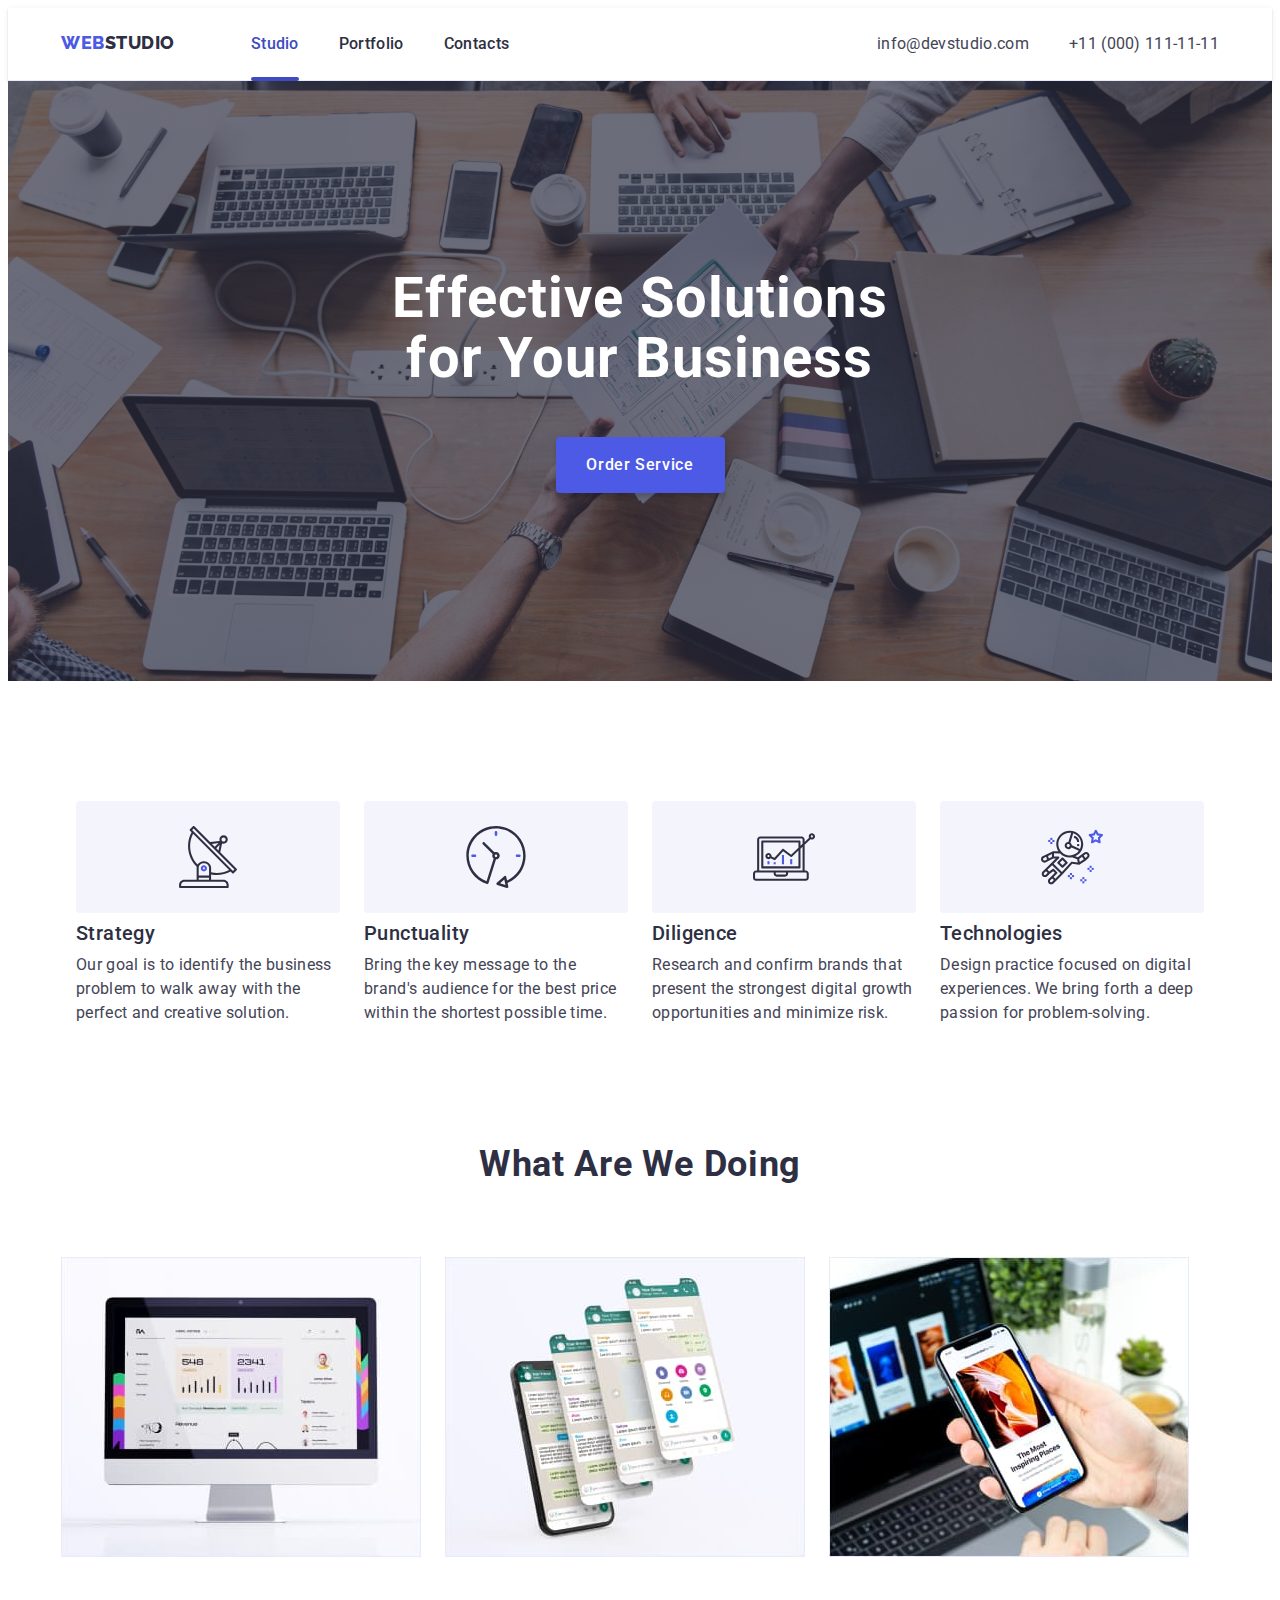
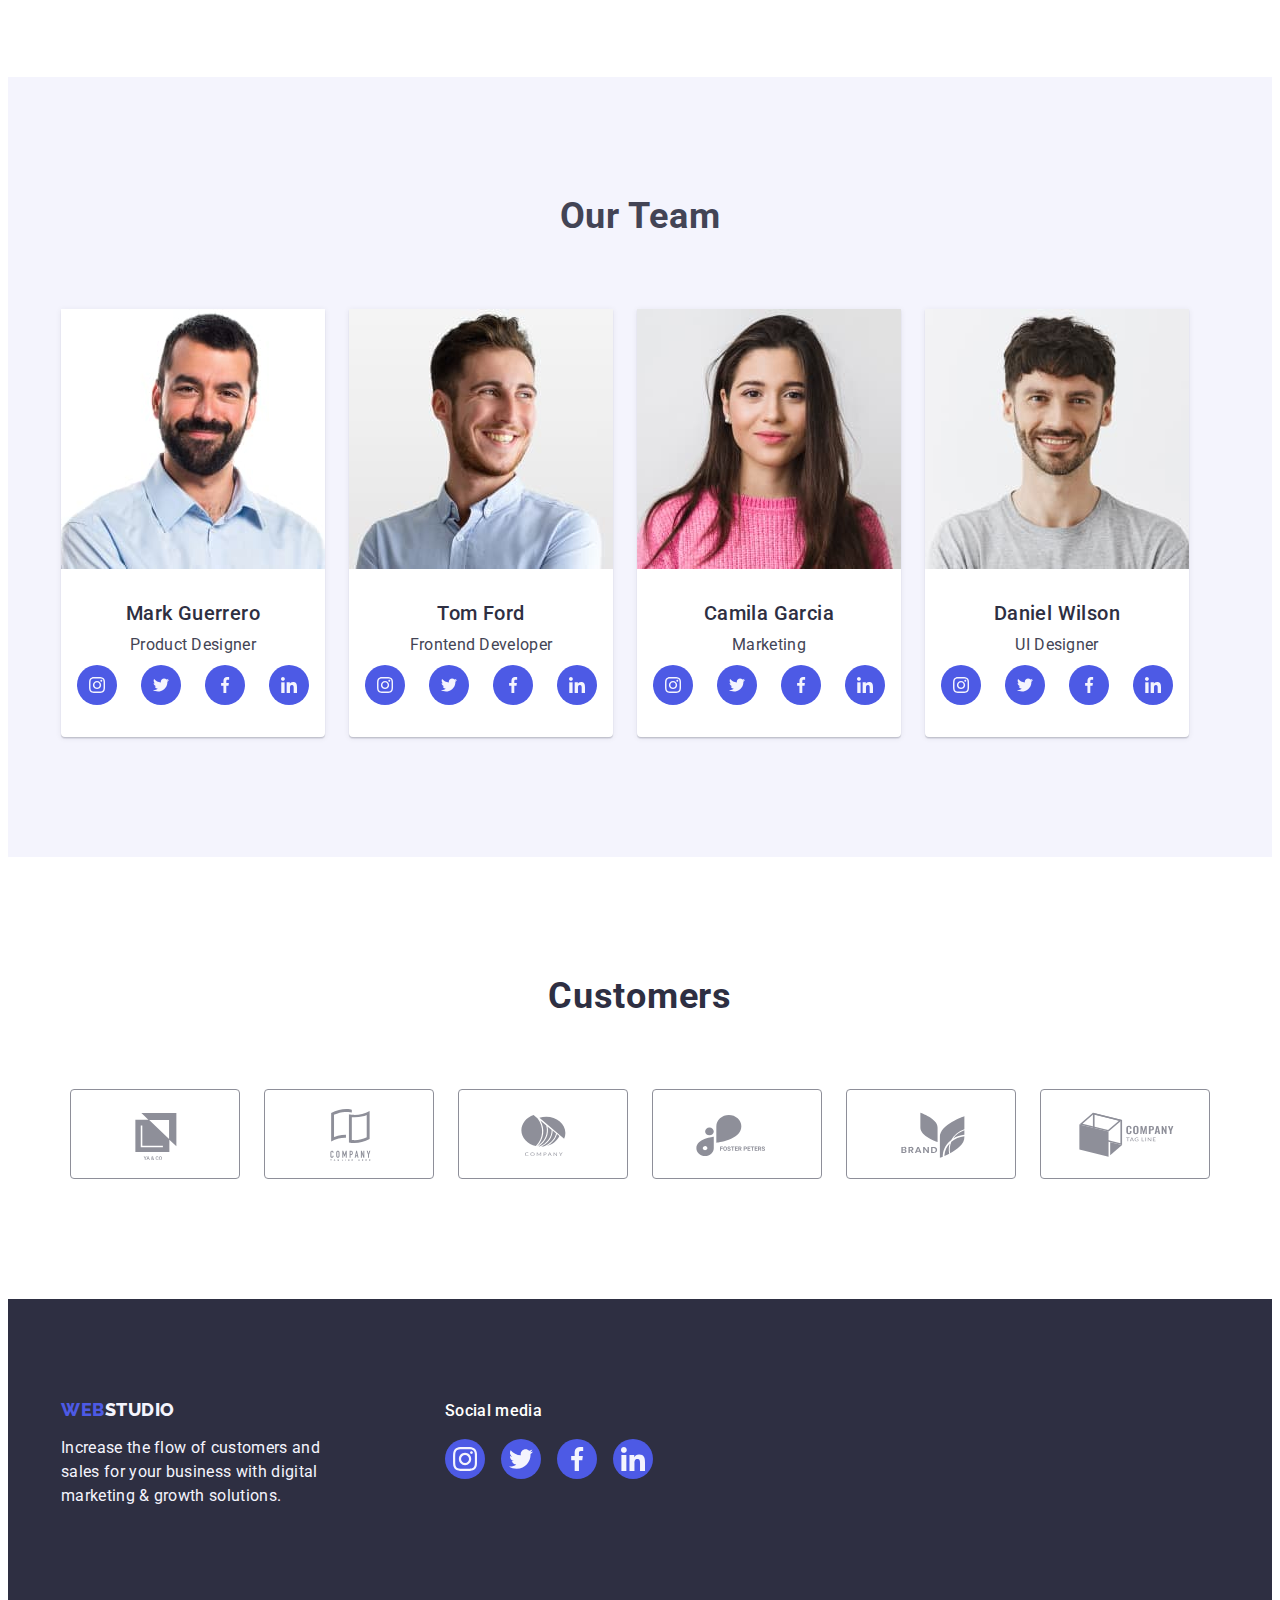
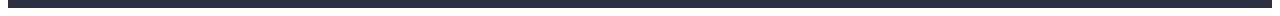
<file: index.html>
<!DOCTYPE html>
<html lang="en">
<head>
    <meta charset="UTF-8">
    <meta http-equiv="X-UA-Compatible" content="IE=edge">
    <meta name="viewport" content="width=device-width, initial-scale=1.0">
    <title>WebStudio</title>
    <link rel="preconnect" href="https://fonts.googleapis.com">
    <link rel="preconnect" href="https://fonts.gstatic.com" crossorigin>
    <link href="https://fonts.googleapis.com/css2?family=Raleway:wght@800&family=Roboto:wght@400;500;700;900&display=swap" rel="stylesheet">
    <link rel="stylesheet" href="https://cdnjs.cloudflare.com/ajax/libs/modern-normalize/1.1.0/modern-normalize.min.css"
        integrity="sha512-wpPYUAdjBVSE4KJnH1VR1HeZfpl1ub8YT/NKx4PuQ5NmX2tKuGu6U/JRp5y+Y8XG2tV+wKQpNHVUX03MfMFn9Q=="
        crossorigin="anonymous" referrerpolicy="no-referrer">   
    <link rel="stylesheet" href="./css/styles.css">
</head>
<body>
    <header class="header">
        <div class="conteiner header-conteiner">
            <nav class="navigation">                
                <a class="logo-text list" href="./index.html">
                    Web<span class="span-logo">Studio</span>
                </a>                
                <ul class="header-nav list">
                    <li><a href="./index.html" class="header-link current link">Studio</a></li>
                    <li><a href="./portfolio.html" class="header-link link">Portfolio</a></li>
                    <li><a href="" class="header-link link">Contacts</a></li>
                </ul>
            </nav>
            <address class="adress">
                <ul class="adress-list list">
                    <li><a class="mail adress-link link" href="mailto:info@devstudio.com">info@devstudio.com</a></li>
                    <li><a class="tel adress-link link" href="tel:+110001111111">+11 (000) 111-11-11</a></li>
                </ul>
            </address>
        </div>
    </header>
    <main class="main">       
        <section class="hero link list">
            <div class="conteiner">
                    <h1 class="hero-title list">Effective Solutions for Your Business</h1>                              
                    <button data-modal-open type="button" class="hero-button">Order Service</button>                    
                </div>
        </section>
        <section class="section-two">
            <div class="conteiner">
                <h2 class="hidden">Our advantages</h2>
                <ul class="section-two-text list">
                    <li class="two-section">
                        <div class="two-section-icon">
                            <svg class="two-section-cvg">
                                <use href="./images/icons.svg#icon-antenna"></use>
                            </svg>
                        </div>
                            <h3 class="section-title list link">Strategy</h3>
                            <p class="section-text list link">Our goal is to identify the business
                            problem to walk away with the perfect and creative solution.</p>
                        
                    </li>
                        <li class="two-section">
                            <div class="two-section-icon">
                                <svg class="two-section-cvg">
                                    <use href="./images/icons.svg#icon-clock"></use>
                                </svg>
                            </div>
                            <h3 class="section-title list link">Punctuality</h3>
                            <p class="section-text list link">Bring the key message to the brand's audience for the best price within the shortest possible time.</p>
                        </li>
                        <li class="two-section">
                            <div class="two-section-icon">
                                <svg class="two-section-cvg">
                                    <use href="./images/icons.svg#icon-diagram"></use>
                                </svg>
                            </div>
                            <h3 class="section-title list link">Diligence</h3>
                            <p class="section-text list link">Research and confirm brands that present the strongest digital growth opportunities and minimize risk.</p>
                        </li>
                        <li class="two-section">
                            <div class="two-section-icon">
                                <svg class="two-section-cvg">
                                    <use href="./images/icons.svg#icon-astronaut"></use>
                                </svg>
                            </div>
                            <h3 class="section-title list link">Technologies</h3>
                            <p class="section-text list link">Design practice focused on digital experiences. We bring forth a deep passion for problem-solving.</p>
                        </li>
                    </ul>
            </div>
        </section>       
        <section class="section-three">
                <div class="conteiner">
                    <h2 class="three-title-section list link">What are we doing</h2>
                    <ul class="section-three-img list link">
                        <li class="img-section-three list link">
                            <img src="./images/img.jpg" alt="planchet" width="360" height="300">
                        </li>
                        <li class="img-section-three list link">
                            <img src="./images/img2.jpg" alt="phone" width="360" height="300">
                        </li>
                        <li class="img-section-three list link">
                            <img src="./images/img3.jpg" alt="phone and book" width="360" height="300">
                        </li>
                    </ul> 
                </div>
        </section> 
        <section class="section-four">
                <div class="conteiner pading-team">
                    <h2 class="four-title-section list link">Our Team</h2>
                    <ul class="section-four-li list link">
                        <li class="list-section">
                        <img src="./images/foto1.jpg" alt="foto1" width="264" height="260">
                        <div class="list-section-items">
                            <h3 class="section-title-team">Mark Guerrero</h3>
                            <p class="section-text-team">Product Designer</p>
                            <ul class="list-section-soc list">
                                <li class="soc-section">
                                    <a href="https://www.instagram.com/" class="soc-link link" target="_blank" rel="noreferrer noopener">
                                        <svg class="soc-section-icon" width="16" height="16">
                                            <use href="images/icons.svg#icon-instagram"></use>
                                        </svg></a>
                                </li>
                                <li class="soc-section">
                                    <a href="https://twitter.com/" class="soc-link link" target="_blank" rel="noreferrer noopener">
                                        <svg class="soc-section-icon" width="16" height="16">
                                            <use href="images/icons.svg#icon-twitter"></use>
                                        </svg></a>
                                </li>
                                <li class="soc-section">
                                    <a href="https://www.facebook.com/" class="soc-link link" target="_blank" rel="noreferrer noopener">
                                        <svg class="soc-section-icon" width="16" height="16">
                                            <use href="images/icons.svg#icon-facebook"></use>
                                        </svg></a>
                                </li>
                                <li class="soc-section">
                                    <a href="https://www.linkedin.com/" class="soc-link link" target="_blank" rel="noreferrer noopener">
                                        <svg class="soc-section-icon" width="16" height="16">
                                            <use href="images/icons.svg#icon-linkedin"></use>
                                        </svg></a>
                                </li>
                            </ul>                        
                        </div>
                    </li>
                    <li class="list-section">
                            <img src="./images/foto2.jpg" alt="foto2" width="264" height="260">
                        <div class="list-section-items">
                                <h3 class="section-title-team">Tom Ford</h3>
                                <p class="section-text-team">Frontend Developer</p>
                                <ul class="list-section-soc list">
                                <li class="soc-section">
                                    <a href="https://www.instagram.com/" class="soc-link link" target="_blank" rel="noreferrer noopener">
                                        <svg class="soc-section-icon" width="16" height="16">
                                            <use href="images/icons.svg#icon-instagram"></use>
                                        </svg></a>
                                </li>
                                <li class="soc-section">
                                    <a href="https://twitter.com/" class="soc-link link" target="_blank" rel="noreferrer noopener">
                                        <svg class="soc-section-icon" width="16" height="16">
                                            <use href="images/icons.svg#icon-twitter"></use>
                                        </svg></a>
                                </li>
                                <li class="soc-section">
                                    <a href="https://www.facebook.com/" class="soc-link link" target="_blank" rel="noreferrer noopener">
                                        <svg class="soc-section-icon" width="16" height="16">
                                            <use href="images/icons.svg#icon-facebook"></use>
                                        </svg></a>
                                </li>
                                <li class="soc-section">
                                    <a href="https://www.linkedin.com/" class="soc-link link" target="_blank" rel="noreferrer noopener">
                                        <svg class="soc-section-icon" width="16" height="16">
                                            <use href="images/icons.svg#icon-linkedin"></use>
                                        </svg></a>
                                </li>
                            </ul>
                        </div>
                    </li>
                    <li class="list-section">
                        <img src="./images/foto3.jpg" alt="foto3" width="264" height="260">
                        <div class="list-section-items">
                                <h3 class="section-title-team">Camila Garcia</h3>
                                <p class="section-text-team">Marketing</p>
                                <ul class="list-section-soc list">
                                <li class="soc-section">
                                    <a href="https://www.instagram.com/" class="soc-link link" target="_blank" rel="noreferrer noopener">
                                        <svg class="soc-section-icon" width="16" height="16">
                                            <use href="images/icons.svg#icon-instagram"></use>
                                        </svg></a>
                                </li>                    
                                <li class="soc-section">
                                    <a href="https://twitter.com/" class="soc-link link" target="_blank" rel="noreferrer noopener">
                                        <svg class="soc-section-icon" width="16" height="16">
                                            <use href="images/icons.svg#icon-twitter"></use>
                                        </svg></a>
                                </li>
                                <li class="soc-section">
                                    <a href="https://www.facebook.com/" class="soc-link link" target="_blank" rel="noreferrer noopener">
                                        <svg class="soc-section-icon" width="16" height="16">
                                            <use href="images/icons.svg#icon-facebook"></use>
                                        </svg></a>
                                </li>
                                <li class="soc-section">
                                    <a href="https://www.linkedin.com/" class="soc-link link" target="_blank" rel="noreferrer noopener">
                                        <svg class="soc-section-icon" width="16" height="16">
                                            <use href="images/icons.svg#icon-linkedin"></use>
                                        </svg></a>
                                </li>
                            </ul>
                         </div>
                     </li>
                    <li class="list-section">
                        <img src="./images/foto4.jpg" alt="foto4" width="264" height="260">
                        <div class="list-section-items">
                                <h3 class="section-title-team">Daniel Wilson</h3>
                                <p class="section-text-team">UI Designer</p>
                                <ul class="list-section-soc list">
                                <li class="soc-section">
                                    <a href="https://www.instagram.com/" class="soc-link link" target="_blank" rel="noreferrer noopener">
                                        <svg class="soc-section-icon" width="16" height="16">
                                            <use href="images/icons.svg#icon-instagram"></use>
                                        </svg></a>
                                </li>
                                <li class="soc-section">
                                    <a href="https://twitter.com/" class="soc-link link" target="_blank" rel="noreferrer noopener">
                                        <svg class="soc-section-icon" width="16" height="16">
                                            <use href="images/icons.svg#icon-twitter"></use>
                                        </svg></a>
                                </li>
                                <li class="soc-section">
                                    <a href="https://www.facebook.com/" class="soc-link link" target="_blank" rel="noreferrer noopener">
                                        <svg class="soc-section-icon" width="16" height="16">
                                            <use href="images/icons.svg#icon-facebook"></use>
                                        </svg></a>
                                </li>
                                <li class="soc-section">
                                    <a href="https://www.linkedin.com/" class="soc-link link" target="_blank" rel="noreferrer noopener">
                                        <svg class="soc-section-icon" width="16" height="16">
                                            <use href="images/icons.svg#icon-linkedin"></use>
                                        </svg></a>
                                </li>
                            </ul>
                        </div>
                    </li>
                </ul> 
            </div>
        </section>
        <section class="section-five">
            <div class="conteiner">
                <h2 class="customers">Customers</h2>
                <ul class="customers-ul list link">
                    <li class="customers-li">
                        <a class="customers-svg" href="">
                            <svg class="customers-logo"width="104" height="56">
                                <use href="images/icons1.svg#icon-logo"></use>
                            </svg>
                        </a>
                    </li>
                    <li class="customers-li">
                        <a class="customers-svg" href="">
                            <svg class="customers-logo"width="104" height="56">
                                <use href="images/icons1.svg#icon-logo1"></use>
                            </svg>
                        </a>
                    </li>
                    <li class="customers-li">
                        <a class="customers-svg" href="">
                            <svg class="customers-logo"width="104" height="56">
                                <use href="images/icons1.svg#icon-logo2"></use>
                            </svg>
                        </a>
                    </li>
                    <li class="customers-li">
                        <a class="customers-svg" href="">
                            <svg class="customers-logo"width="104" height="56">
                                <use href="images/icons1.svg#icon-logo3"></use>
                            </svg>
                        </a>
                    </li>
                    <li class="customers-li">
                        <a class="customers-svg" href="">
                            <svg class="customers-logo"width="104" height="56">
                                <use href="images/icons1.svg#icon-logo4"></use>
                            </svg>
                        </a>
                    </li>
                    <li class="customers-li">
                        <a class="customers-svg" href="">
                            <svg class="customers-logo"width="104" height="56">
                                <use href="images/icons1.svg#icon-logo5"></use>
                            </svg>
                        </a>
                    </li>
                </ul>
            </div>
        </section>
    </main>
    <footer class="footer-studio">
        <div class="conteiner footer-txt-hero">
            <div>
                <a class="logo-text-footer" href="./index.html">
                        Web<span class="span-logo-footer">Studio</span>
                </a>
                <p class="footer-text">Increase the flow of customers and sales for your business with digital marketing & growth solutions.</p>
            </div>
            
            <div class="div-soc">
                <p class="social-text">Social media</p>
                <ul class="soc-footer list">                               
                    <li class="soc-li">
                        <a href="https://www.instagram.com/" class="footer-link link" target="_blank" rel="noreferrer noopener">
                            <svg width="24" height="24">
                                <use href="./images/icons1.svg#icon-footer1"></use>
                            </svg>
                        </a>
                    </li>
                    <li class="soc-li">
                        <a href="https://twitter.com/" class="footer-link link" target="_blank" rel="noreferrer noopener">
                            <svg width="24" height="24">
                                <use href="./images/icons1.svg#icon-footer2"></use>
                            </svg>
                        </a>
                    </li>
                    <li class="soc-li">
                        <a href="https://www.facebook.com/" class="footer-link link" target="_blank" rel="noreferrer noopener">
                            <svg width="24" height="24">
                                <use href="./images/icons1.svg#icon-footer3"></use>
                            </svg>
                        </a>
                    </li>
                    <li class="soc-li">
                        <a href="https://www.linkedin.com/" class="footer-link link" target="_blank" rel="noreferrer noopener">
                            <svg width="24" height="24">
                                <use href="./images/icons1.svg#icon-footer4"></use>
                            </svg>
                        </a>
                    </li>
                </ul>
            </div>
        </div>
    </footer>
    <div class="backdrop is-hidden" data-modal>
        <div class="modal">
            <button class="button-modal" data-modal-close type="button">
                <svg class="svg-modal" width="8" height="8">
                    <use href="./images/close.svg#icon-close"></use>
                </svg>
            </button>
        </div>
    </div>
    <script src="./js/modal.js"></script>
 </body>
 </html>
</file>
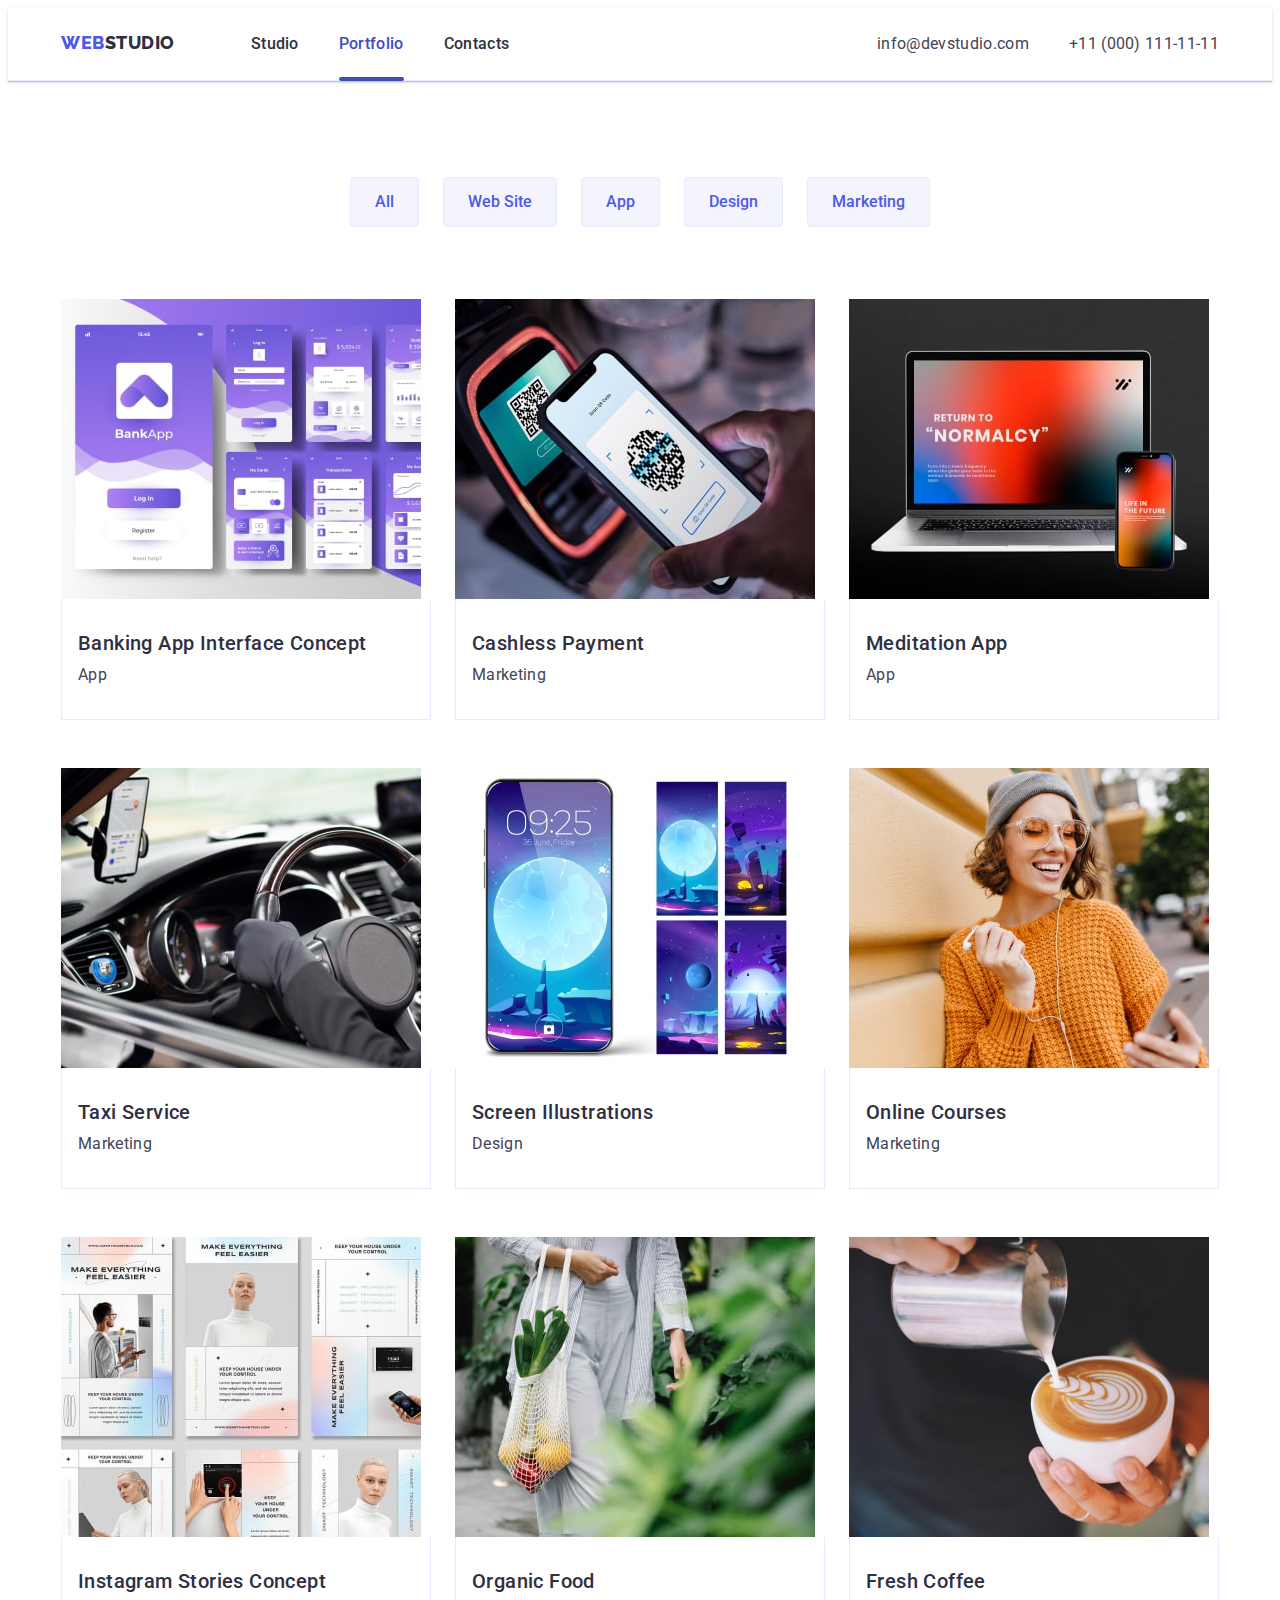
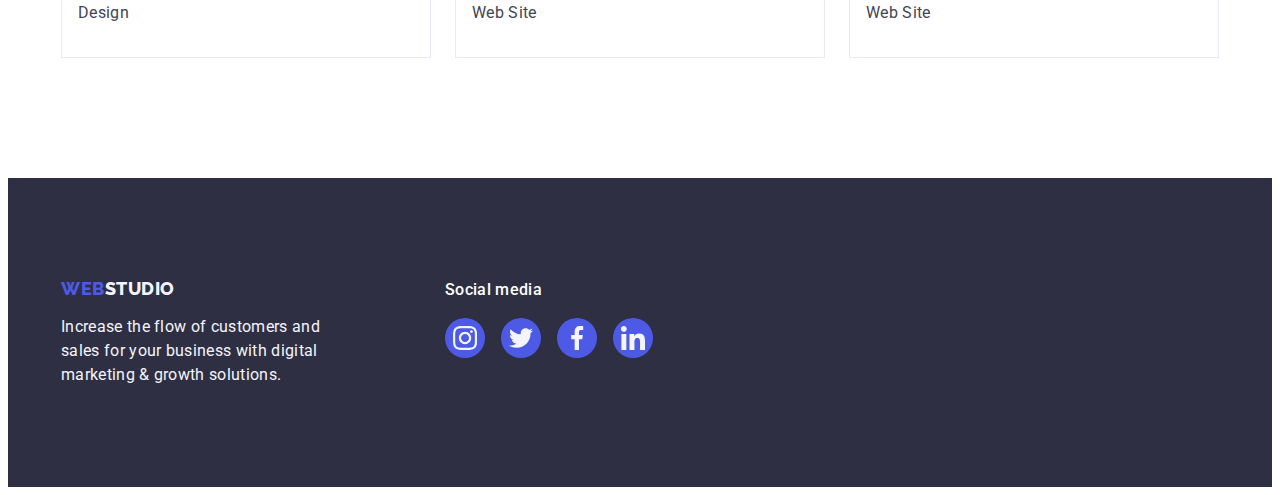
<file: portfolio.html>
<!DOCTYPE html>
<html lang="en">
<head>
    <meta charset="UTF-8">
    <meta http-equiv="X-UA-Compatible" content="IE=edge">
    <meta name="viewport" content="width=device-width, initial-scale=1.0">
    <title>WebStudio</title>
    <link rel="preconnect" href="https://fonts.googleapis.com">
    <link rel="preconnect" href="https://fonts.gstatic.com" crossorigin>
    <link
        href="https://fonts.googleapis.com/css2?family=Raleway:wght@800&family=Roboto:wght@400;500;700;900&display=swap"
        rel="stylesheet">
    <link rel="stylesheet" href="https://cdnjs.cloudflare.com/ajax/libs/modern-normalize/1.1.0/modern-normalize.min.css"
        integrity="sha512-wpPYUAdjBVSE4KJnH1VR1HeZfpl1ub8YT/NKx4PuQ5NmX2tKuGu6U/JRp5y+Y8XG2tV+wKQpNHVUX03MfMFn9Q=="
        crossorigin="anonymous" referrerpolicy="no-referrer">
    <link rel="stylesheet" href="./css/styles.css">
</head>
<body class="">
    <header class="header">
        <div class="conteiner header-conteiner">
            <nav class="navigation">
                <a class="logo-text list" href="./index.html">
                    Web<span class="span-logo">Studio</span>
                </a>
                <ul class="header-nav list">
                    <li><a href="./index.html" class="header-link link">Studio</a></li>
                    <li><a href="./portfolio.html" class="header-link current link">Portfolio</a></li>
                    <li><a href="" class="header-link link">Contacts</a></li>
                </ul>
            </nav>
            <address class="adress">
                <ul class="adress-list list">
                    <li><a class="mail adress-link link" href="mailto:info@devstudio.com">info@devstudio.com</a></li>
                    <li><a class="tel adress-link link" href="tel:+110001111111">+11 (000) 111-11-11</a></li>
                </ul>
            </address>
        </div>
    </header>
    <main>
        <section class="list section-portfolio"> 
            <div class="conteiner">
                    <h1 class="hidden">Portfolio</h1>
                <ul class="btn-portfolio list">
                    <li><button type="button" class="nav-button">All</button></li>
                    <li><button type="button" class="nav-button">Web Site</button></li>
                    <li><button type="button" class="nav-button">App</button></li>
                    <li><button type="button" class="nav-button">Design</button></li>
                    <li><button type="button" class="nav-button">Marketing</button></li>        
                </ul>           
                <ul class="ul-portfolio list">                
                    <li class="li-portfolio">
                        <a class="target-portfolio link" href="">
                            <div class="portfolio-wrap">                                                    
                                <img src="./images/imgportfolio1.jpg" alt="img1" width="360" height="300">
                                <p class="before-text">14 Stylish and User-Friendly App Design Concepts · Task Manager App · Calorie Tracker App · Exotic Fruit Ecommerce App ·
                                Cloud Storage App</p>
                            </div>
                            <div class="div-portfolio">
                                <h2 class="portfolio-title">Banking App Interface Concept</h2>
                                <p class="portfolio-text">App</p>
                            </div>                            
                        </a>
                    </li>        
                    <li class="li-portfolio">
                        <a class="target-portfolio link" href="">
                            <div class="portfolio-wrap">
                                <img src="./images/imgportfolio2.jpg" alt="img2" width="360" height="300">
                                <p class="before-text">14 Stylish and User-Friendly App Design Concepts · Task Manager App · Calorie Tracker App ·
                                    Exotic Fruit Ecommerce App ·
                                    Cloud Storage App</p>
                            </div>
                            <div class="div-portfolio">
                                <h2 class="portfolio-title">Cashless Payment</h2>
                                <p class="portfolio-text">Marketing</p>
                            </div>
                        </a>
                    </li>
                    <li class="li-portfolio"> 
                        <a class="target-portfolio link" href="">
                            <div class="portfolio-wrap">
                                <img src="./images/imgportfolio3.jpg" alt="img3" width="360" height="300">
                                <p class="before-text">14 Stylish and User-Friendly App Design Concepts · Task Manager App · Calorie Tracker App · Exotic Fruit Ecommerce App ·
                                Cloud Storage App</p>
                            </div>
                            <div class="div-portfolio">
                                <h2 class="portfolio-title">Meditation App</h2>
                                <p class="portfolio-text">App</p>
                            </div>
                        </a>
                    </li>       
                    <li class="li-portfolio">
                        <a class="target-portfolio link" href="">
                            <div class="portfolio-wrap">
                                <img src="./images/imgportfolio4.jpg" alt="img4" width="360" height="300">
                                <p class="before-text">14 Stylish and User-Friendly App Design Concepts · Task Manager App · Calorie Tracker App · Exotic Fruit Ecommerce App ·
                                Cloud Storage App</p>
                            </div>
                            <div class="div-portfolio">
                                <h2 class="portfolio-title">Taxi Service</h2>
                                <p class="portfolio-text">Marketing</p>
                            </div>
                        </a>
                    </li>
                    <li class="li-portfolio">
                        <a class="target-portfolio link" href="">
                            <div class="portfolio-wrap">
                                <img src="./images/imgportfolio5.jpg" alt="img5" width="360" height="300">
                                <p class="before-text">14 Stylish and User-Friendly App Design Concepts · Task Manager App · Calorie Tracker App · Exotic Fruit Ecommerce App ·
                                Cloud Storage App</p>
                            </div>
                            <div class="div-portfolio">
                                <h2 class="portfolio-title">Screen Illustrations</h2>
                                <p class="portfolio-text">Design</p>
                            </div>
                        </a>
                    </li>
                    <li class="li-portfolio">
                        <a class="target-portfolio link" href="">
                            <div class="portfolio-wrap">
                                <img src="./images/imgportfolio6.jpg" alt="img6" width="360" height="300">
                                <p class="before-text">14 Stylish and User-Friendly App Design Concepts · Task Manager App · Calorie Tracker App · Exotic Fruit Ecommerce App ·
                                Cloud Storage App</p>
                            </div>
                            <div class="div-portfolio">
                                <h2 class="portfolio-title">Online Courses</h2>
                                <p class="portfolio-text">Marketing</p>
                            </div>
                        </a>
                    </li>        
                    <li class="li-portfolio">
                        <a class="target-portfolio link" href="">
                            <div class="portfolio-wrap">
                                <img src="./images/imgportfolio7.jpg" alt="img7" width="360" height="300">
                                <p class="before-text">14 Stylish and User-Friendly App Design Concepts · Task Manager App · Calorie Tracker App · Exotic Fruit Ecommerce App ·
                                Cloud Storage App</p>
                            </div>
                            <div class="div-portfolio">
                                <h2 class="portfolio-title">Instagram Stories Concept</h2>
                                <p class="portfolio-text">Design</p>
                            </div>
                        </a>
                    </li>
                    <li class="li-portfolio">
                        <a class="target-portfolio link" href="">
                            <div class="portfolio-wrap">
                                <img src="./images/imgportfolio8.jpg" alt="img8" width="360" height="300">
                                <p class="before-text">14 Stylish and User-Friendly App Design Concepts · Task Manager App · Calorie Tracker App · Exotic Fruit Ecommerce App ·
                                Cloud Storage App</p>
                            </div>
                            <div class="div-portfolio">
                                <h2 class="portfolio-title">Organic Food</h2>
                                <p class="portfolio-text">Web Site</p>
                            </div>
                        </a>
                    </li>
                    <li class="li-portfolio">
                        <a class="target-portfolio link" href="">
                            <div class="portfolio-wrap">
                                <img src="./images/imgportfolio9.jpg" alt="img9" width="360" height="300">
                                <p class="before-text">14 Stylish and User-Friendly App Design Concepts · Task Manager App · Calorie Tracker App · Exotic Fruit Ecommerce App ·
                                Cloud Storage App</p>
                            </div>
                            <div class="div-portfolio">
                                <h2 class="portfolio-title">Fresh Coffee</h2>
                                <p class="portfolio-text">Web Site</p>
                            </div>
                        </a>
                    </li>
                </ul>
            </div>
        </section>        
    </main>
    <footer class="footer-studio">
        <div class="conteiner footer-txt-hero">
            <div>
                <a class="logo-text-footer" href="./index.html">
                    Web<span class="span-logo-footer">Studio</span>
                </a>
                <p class="footer-text">Increase the flow of customers and sales for your business with digital marketing &
                    growth solutions.</p>
            </div>
    
            <div class="div-soc">
                <p class="social-text">Social media</p>
                <ul class="soc-footer list">
                    <li class="soc-li">
                        <a href="https://www.instagram.com/" class="footer-link link" target="_blank"
                            rel="noreferrer noopener">
                            <svg width="24" height="24">
                                <use href="./images/icons1.svg#icon-footer1"></use>
                            </svg>
                        </a>
                    </li>
                    <li class="soc-li">
                        <a href="https://twitter.com/" class="footer-link link" target="_blank" rel="noreferrer noopener">
                            <svg width="24" height="24">
                                <use href="./images/icons1.svg#icon-footer2"></use>
                            </svg>
                        </a>
                    </li>
                    <li class="soc-li">
                        <a href="https://www.facebook.com/" class="footer-link link" target="_blank"
                            rel="noreferrer noopener">
                            <svg width="24" height="24">
                                <use href="./images/icons1.svg#icon-footer3"></use>
                            </svg>
                        </a>
                    </li>
                    <li class="soc-li">
                        <a href="https://www.linkedin.com/" class="footer-link link" target="_blank"
                            rel="noreferrer noopener">
                            <svg width="24" height="24">
                                <use href="./images/icons1.svg#icon-footer4"></use>
                            </svg>
                        </a>
                    </li>
                </ul>
            </div>
        </div>
    </footer>
</body>
</html>
</file>
<file: css/styles.css>
:root {
    --color-white: #ffffff;
    --color-ocean: #404bbf;
    --color-background: #ffffff;
    --color-iris: #4d5ae5;
    --color-background-btn: #404bbf;
    --color-background-main: #2e2f42;
    --color-main: #434455;
    --color-cloud: #f4f4fd;
    --color-costumers: #8E8F99;
    --color-iconfooter: #31D0AA;
}
body {
    font-family: "Roboto", sans-serif;    
    color: var(--color-main);
    background-color: var(--color-white);
}
.link {
    text-decoration: none;
}
.list {
    list-style: none;
}
p,h1,h2,h3,h4,h5,h6 {
    margin: 0;
    padding: 0px;
}
ul {
    margin: 0;
    padding: 0px;
}
img {
    display: block;    
    max-width: 100%;
    height: auto;
}
input,
button,
textarea,
select {
    font-family: inherit;
}

.conteiner {
    width: 1158px;
    margin: 0 auto;
    padding-left: 15px;
    padding-right: 15px;
}
.hidden {
    position: absolute;
    width: 1px;
    height: 1px;
    margin: -1px;
    border: 0px;
    padding: 0px;
    white-space: nowrap;
    clip-path: inset(100%);
    clip: rect(0 0 0 0);
    overflow: hidden;
}


/*--------------------------HEADER------------------------*/
.span-logo {
    text-decoration: none;
    font-family: 'Raleway', sans-serif ;
    font-style: normal;
    font-weight: 800;
    font-size: 18px;
    line-height: 1.17;        
    letter-spacing: 0.03em;
    text-transform: uppercase;      
    color: var(--color-background-main);        
}
.logo-text {
    text-decoration: none;
    font-family: 'Raleway', sans-serif ;
    font-style: normal;
    font-weight: 800;
    font-size: 18px;
    line-height: 1.17;    
    letter-spacing: 0.03em;
    text-transform: uppercase;    
    color: var(--color-iris); 
    display: block;
}
.header {
    border-bottom: 1px solid #E7E9FC;
    padding: 24px 0px;
    box-shadow: 0px 2px 1px rgba(46, 47, 66, 0.08), 0px 1px 1px rgba(46, 47, 66, 0.16), 0px 1px 6px rgba(46, 47, 66, 0.08);
}
.navigation {
    flex-direction: row;
    display: flex;
}
.header-nav {   
    display: flex;
    gap: 40px;
    margin-left: 76px;
}
.header-conteiner {
    display: flex;
    flex-direction: row;
    align-items: center;
}
.header-link {
    font-style: normal;
    font-weight: 500;
    font-size: 16px;
    line-height: 1.5;       
    letter-spacing: 0.02em;
    color: var(--color-background-main);
    transition-property: color;
    transition-duration: 250ms;
    transition-timing-function: cubic-bezier(0.4, 0, 0.2, 1);
}
.current {
    position: relative;
    color: var(--color-ocean);
}
.current::after {
    content: '';
    position: absolute;
    width: 100%;
    left: 0;
    height: 4px;
    background: var(--color-background-btn);
    bottom: -28px;
    border-radius: 2px;
}
.adress-link {
    font-style: normal;
    font-size: 16px;
    line-height: 1.5;
    letter-spacing: 0.02em;
    color: var(--color-main);
    transition-property: color;
    transition-duration: 250ms;
    transition-timing-function: cubic-bezier(0.4, 0, 0.2, 1);
}
.header-link:hover,
.header-link:focus {
    color: var(--color-ocean);
    
}
.adress-link:focus,
.adress-link:hover {
    color: var(--color-ocean);
}
.adress-list {
    display: flex;
    gap: 40px;
}
.adress {    
    margin-left: auto;
}
.mail{

}
.tel {
}
    

/*---------------------------------Section1-----------------------------*/
.hero {
    background-color: var(--color-background-main);
    background-image:linear-gradient(
    rgba(46, 47, 66, 0.7),
    rgba(46, 47, 66, 0.7)
    ), 
    url(../images/people-office.jpg);
    padding-top: 188px;
    padding-bottom: 188px;
    background-repeat: no-repeat;
    background-position: center;
    background-size: cover;
    max-width: 1440px;
    margin-left: auto;
    margin-right: auto;
}
.hero-title {
    width: 496px;
    height: 120px;
    font-size: 56px;
    line-height: 1.07;
    text-align: center;
    letter-spacing: 0.02em;
    color: var(--color-white);
    margin-left: auto;
    margin-right: auto;
}
.hero-button {
    width: 169px;
    height: 56px;
    background-color: var(--color-iris);
    font-family: "Roboto",sans-serif;
    font-weight: 500;
    font-size: 16px;
    line-height: 1.5;
    letter-spacing: 0.04em;
    color: var(--color-white);
    cursor: pointer;    
    border: 0px;
    margin: 0 auto;
    display: block;
    margin-top: 48px;
    box-shadow: 0px 4px 4px rgba(0, 0, 0, 0.15);
    border-radius: 4px;
    transition-property: background-color;
    transition-duration: 250ms;
    transition-timing-function: cubic-bezier(0.4, 0, 0.2, 1);
}
     
.hero-button:focus,
.hero-button:hover {
    background-color: var(--color-ocean);
}


/*---------------------------------Section2-----------------------------*/
.section-two {
   padding-top: 120px;
   padding-bottom: 120px;    
}
.two-section {
    flex-basis: calc((100%-3*24)/4);
}
.two-section-icon {
    background-color: var(--color-cloud);
    border-radius: 4px;
    height: 112px;
    display: flex;
    justify-content: center;
    align-items: center;
    margin-bottom: 8px;
}
.two-section-cvg {
    width: 62px;
    height: 62px;
}
.section-two-text {
    display: flex;
    gap: 24px;
    justify-content: center;
}
.section-title {
    font-weight: 500;
    font-size: 20px;
    line-height: 1.2;
    letter-spacing: 0.02em;
    color: var(--color-background-main);
    margin-bottom: 8px;
}
.section-text {
    width: 264px;
    font-size: 16px;
    line-height: 1.5;
    letter-spacing: 0.02em;
}
/*---------------------------------Section3-----------------------------*/
.section-three {
    padding-bottom: 120px;
}
.section-three-img {
    display: flex;
    gap: 24px;
}
.three-title-section {
    text-align: center;
    font-size: 36px;
    line-height: 1.11;
    text-align: center;
    letter-spacing: 0.02em;
    text-transform: capitalize;
    color: var(--color-background-main);
    margin-bottom: 72px;    
}
.section-title {
    font-weight: 500;
    font-size: 20px;
    line-height: 1.2;
    letter-spacing: 0.02em;
    color: var(--color-background-main);
}
.img-section-three {
    
}

/*---------------------------------Section4-----------------------------*/
.section-four {
    background-color: var(--color-cloud);
    padding-bottom: 120px; 
    padding-top: 120px;
}
.pading-team {
   
}
.list-section {
    background-color: var(--color-white);
    width: 264px;
    padding-bottom: 32px;
    box-shadow: 0px 1px 6px rgba(46, 47, 66, 0.08), 0px 1px 1px rgba(46, 47, 66, 0.16), 0px 2px 1px rgba(46, 47, 66, 0.08);
    border-radius: 0px 0px 4px 4px;
}
.section-four-li {    
    display: flex;
    gap: 24px;
    margin-top: 72px;
}
.four-title-section {
    font-size: 36px;
    line-height: 1.11;
    text-align: center;
    letter-spacing: 0.02em;
    text-transform: capitalize;
}
.section-title-team {
    font-weight: 500;
    font-size: 20px;
    line-height: 1.2;
    letter-spacing: 0.02em;
    color: var(--color-background-main);
    text-align: center;
    margin-top: 32px;
    margin-bottom: 8px;
}
.section-text-team {
    font-size: 16px;
    line-height: 1.5;
    letter-spacing: 0.02em;
    text-align: center;
    margin-bottom: 8px;
}
.list-section-items {
}
.list-section-soc {
    display: flex;
    justify-content: center;
    gap: 24px;
}
.soc-section {    
    width: 40px;
    height: 40px;
}

.soc-link {
    width: 100%;
    height: 100%;
    border-radius: 50%;
    background: #4d5ae5;
    display: flex;
    justify-content: center;
    align-items: center;
    transition-property: background-color;
    transition-duration: 250ms;
    transition-timing-function: cubic-bezier(0.4, 0, 0.2, 1);
}
.soc-link:hover,
.soc-link:focus {
    background-color: #404bbf;
}

/*---------------------------------Section5-----------------------------*/
.section-five {
    padding-top: 120px;
    padding-bottom: 120px;
}
.customers {
    font-size: 36px;
    line-height: 1.11;
    text-align: center;
    letter-spacing: 0.02em;
    text-transform: capitalize;
    margin-bottom: 72px;
    color: var(--color-background-main);
}
.customers-ul {
    gap: 24px;
    display: flex;
    justify-content: center;
}
.customers-li {
    
}
.customers-logo {
    fill: var(--color-costumers);
    transition: fill 250ms cubic-bezier(0.4, 0, 0.2, 1);
}
.customers-svg {
    border: 1px solid var(--color-costumers);
    border-radius: 4px;
    width: 168px;
    height: 88px;
    display: flex;
    justify-content: center;
    align-items: center;
    transition: border-color 250ms cubic-bezier(0.4, 0, 0.2, 1);
}
.customers-svg:hover,
.customers-svg:focus {
    border-color: var(--color-ocean);
}
.customers-svg:hover> .customers-logo,
.customers-svg:focus> .customers-logo {
    fill: var(--color-ocean); 
}
/*---------------------------------Portfolio-----------------------------*/
.section-portfolio {
    padding-top: 96px;
    padding-bottom: 120px;
}
.btn-portfolio {
    display: flex;
    gap: 24px;
    justify-content: center;
}
.nav-button {
    font-family: 'Roboto', sans-serif;
    font-style: normal;
    font-weight: 500;
    font-size: 16px;
    line-height: 1.5;
    color: var(--color-iris);
    padding: 12px 24px;    
    background: #F4F4FD;
    border: 1px solid #E7E9FC;
    border-radius: 4px;
    cursor: pointer;
    transition: background-color 250ms cubic-bezier(0.4, 0, 0.2, 1),
    color 250ms cubic-bezier(0.4, 0, 0.2, 1),
    border-color 250ms cubic-bezier(0.4, 0, 0.2, 1),
    box-shadow 250ms cubic-bezier(0.4, 0, 0.2, 1);
}
.nav-button:hover,
.nav-button:focus {
    background-color: var(--color-background-btn);
    color: var(--color-white);
    box-shadow: 0px 3px 1px rgba(0, 0, 0, 0.1), 0px 2px 1px rgba(0, 0, 0, 0.08), 0px 2px 2px rgba(0, 0, 0, 0.12);
    border-color: transparent;
}

.ul-portfolio {  
    margin-top: 72px;
    display: flex;
    gap:48px 24px;
    flex-wrap: wrap;
    box-sizing: border-box;    
    background-color: var(--color-white);
}
.target-portfolio { 
    display: block; 
    position: relative;
    transition-property: box-shadow;
    transition-duration: 250ms;
    transition-timing-function: cubic-bezier(0.4, 0, 0.2, 1);
}
.target-portfolio:hover,
.target-portfolio:focus {
    box-shadow: 0px 1px 6px rgba(46, 47, 66, 0.08), 0px 1px 1px rgba(46, 47, 66, 0.16), 0px 2px 1px rgba(46, 47, 66, 0.08);
}
.portfolio-wrap {
    position: relative;
    overflow: hidden;
}
.before-text {
    position: absolute;
    top: 0;
    font-weight: 400;
    font-size: 16px;
    line-height: 1.5;   
    letter-spacing: 0.02em;
    color: var(--color-cloud);
    background-color: var(--color-iris);    
    padding: 40px 32px;
    height: 100%;
    transform: translateY(100%);
    transition-property: transform;
    transition-duration: 250ms;
    transition-timing-function: cubic-bezier(0.4, 0, 0.2, 1);
}
.target-portfolio:hover .before-text,
.target-portfolio:focus .before-text {
    transform: translateY(0%);    
}

.li-portfolio {
    width: calc((100% - 48px) /3);    
}
.div-portfolio {
    padding: 32px 0px 32px 16px;
    border-left: 1px solid #E7E9FC;
    border-right: 1px solid #E7E9FC;
    border-bottom: 1px solid #E7E9FC;
}
.portfolio-title {
    font-weight: 500;
    font-size: 20px;
    line-height: 1.2;      
    letter-spacing: 0.02em;    
    color: var(--color-background-main);
}

.portfolio-text {
    margin-top: 8px;
    font-weight: 400;
    font-size: 16px;
    line-height: 1.5;   
    letter-spacing: 0.02em;
    color: var(--color-main);
}
/*---------------------------------FOOTER-----------------------------*/
.footer-studio {
    background-color: var(--color-background-main);
    padding: 100px 0px;
    display: flex;
}
.footer-txt-hero {
    display: flex;
}
.footer-text {
    font-size: 16px;
    line-height: 1.5;
    letter-spacing: 0.02em;
    width: 264px;
    color: var(--color-cloud);
    margin-top: 16px;
}
.span-logo-footer {
    color: var(--color-cloud);
}
.logo-text-footer {
    text-decoration: none;
    font-family: 'Raleway',
            sans-serif;
    font-style: normal;
    font-weight: 800;
    font-size: 18px;
    line-height: 1.17;
    letter-spacing: 0.03em;
    text-transform: uppercase;
    color: var(--color-iris);  
    }
.div-soc {
    display: block;
    margin-left: 120px;
}
.soc-footer {
    gap: 16px;
    display: flex;
    
}
.social-text {
    font-weight: 500;
    font-size: 16px;
    line-height: 1.5;
    letter-spacing: 0.02em;
    color: var(--color-white);
    margin-bottom: 16px;
}

.soc-li {
   width: 40px;
   height: 40px;
}

.footer-link {
    width: 100%;
    height: 100%;
    display: flex;
    align-items: center;
    justify-content: center;
    background-color: var(--color-iris);
    border-radius: 50%;
    transition-property: background-color;
    transition-duration: 250ms;
    transition-timing-function: cubic-bezier(0.4, 0, 0.2, 1);
}
.footer-link:hover,
.footer-link:focus {
    background-color: var(--color-iconfooter);
}

/*---------------------------------MODAL-----------------------------*/
.backdrop {
    position: fixed;
    top: 0;
    width: 100%;
    height: 100%;
    background-color: rgba(46, 47, 66, 0.4);
    transition: opacity 250ms cubic-bezier(0.4, 0, 0.2, 1), visibility 250ms cubic-bezier(0.4, 0, 0.2, 1);
}
.backdrop.is-hidden .modal {
    transform: translate(-50%, -50%) scaleY(0);    
}
.modal {
    position: absolute;
    top: 50%;
    left: 50%;
    transform: translate(-50%, -50%) scale(1);
    transition: transform 250ms cubic-bezier(0.4, 0, 0.2, 1);
    width: 408px;
    min-height: 576px;
    background-color: #FCFCFC;
    box-shadow: 0px 1px 1px rgba(0, 0, 0, 0.14), 0px 1px 3px rgba(0, 0, 0, 0.12), 0px 2px 1px rgba(0, 0, 0, 0.2);
    border-radius: 4px;
}
.button-modal {
    position: absolute;
    width: 24px;
    height: 24px;
    border-radius: 50%;
    background: #E7E9FC;
    border: 1px solid rgba(0, 0, 0, 0.1);
    display: flex;
    align-items: center;
    justify-content: center;
    transition: background-color 250ms cubic-bezier(0.4, 0, 0.2, 1); 
    top: 24px;
    right: 24px;
    cursor: pointer;
}
.svg-modal {
    fill: var(--color-background-main);
    transition: fill 250ms cubic-bezier(0.4, 0, 0.2, 1);
}
.button-modal:active {
    background-color: var(--color-background-btn);    
}
.svg-modal:active{
    fill: var(--color-white);
}
.button-modal:hover,
.button-modal:focus {
    background-color: var(--color-background-btn);
}
.button-modal:hover .svg-modal,
.button-modal:focus .svg-modal {
    fill: var(--color-white);
}
.is-hidden {
    opacity: 0;
    visibility: hidden;
    pointer-events: none;
}
</file>
